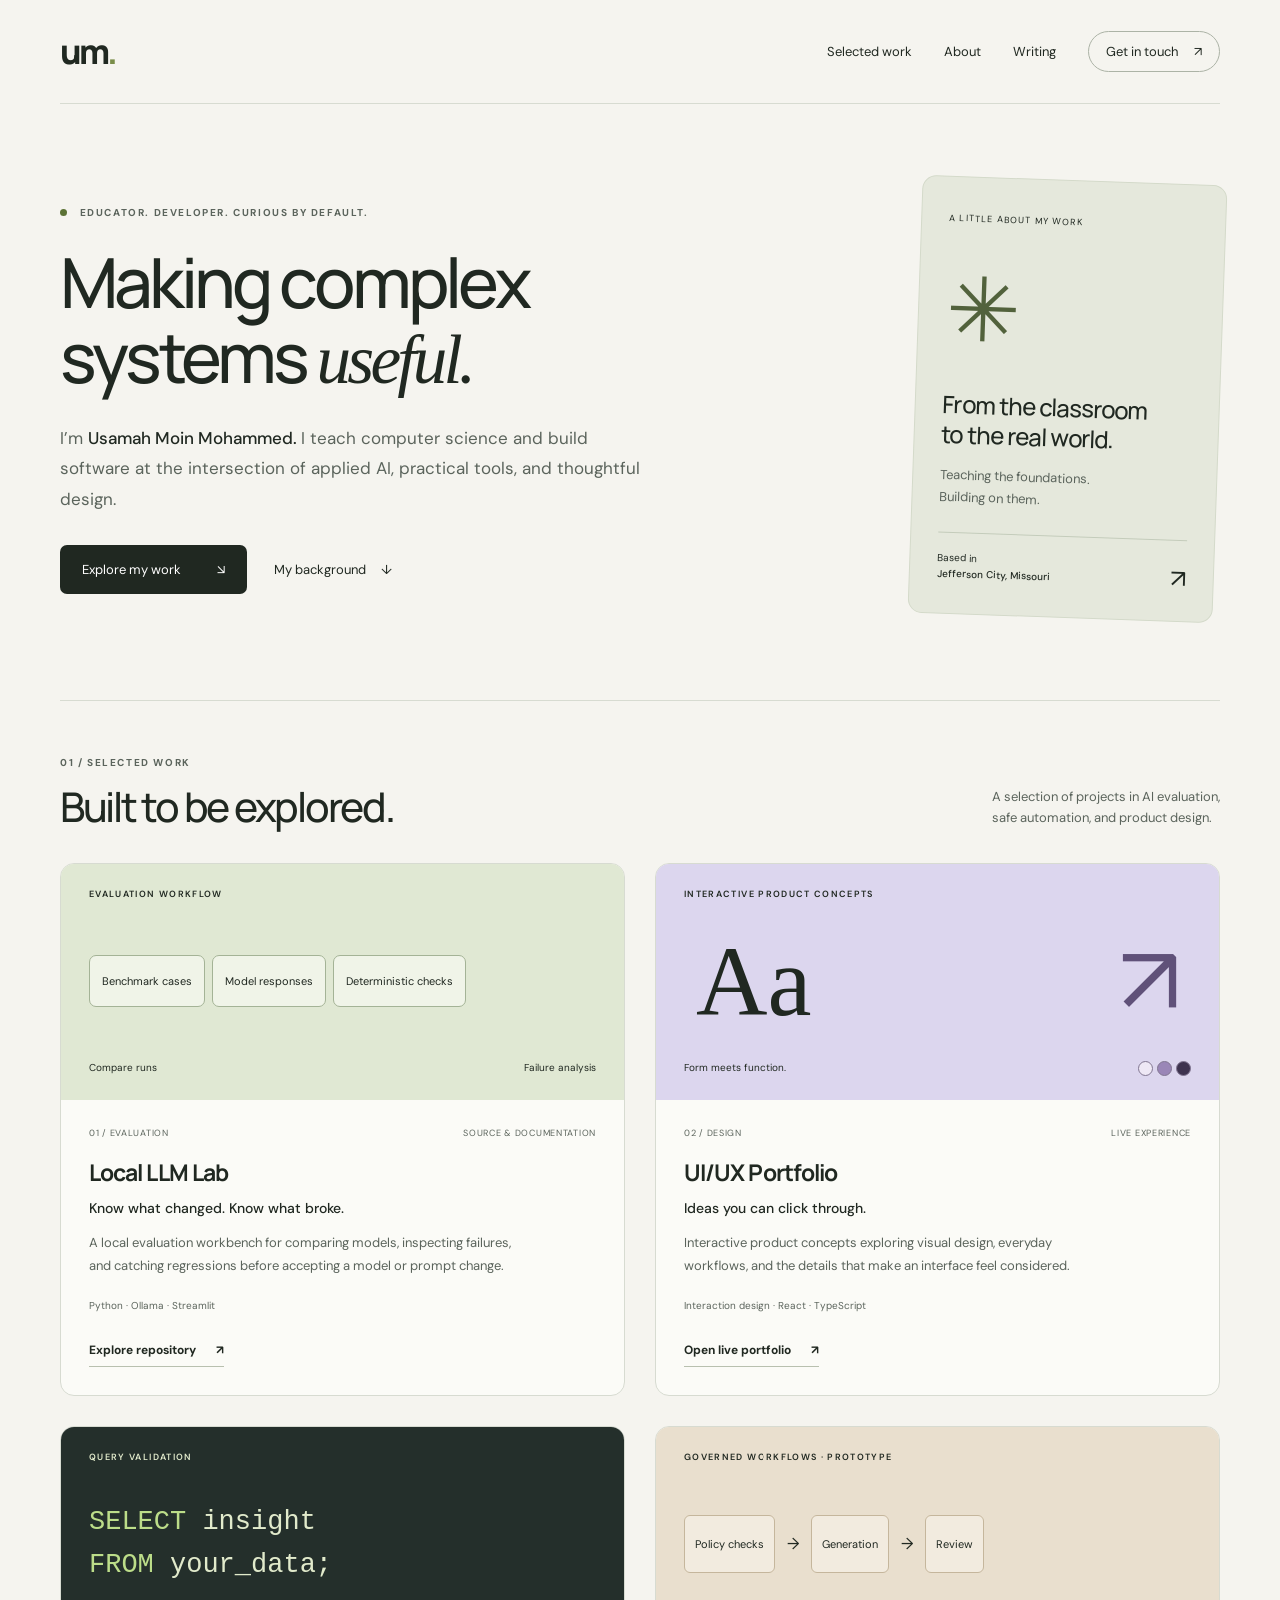
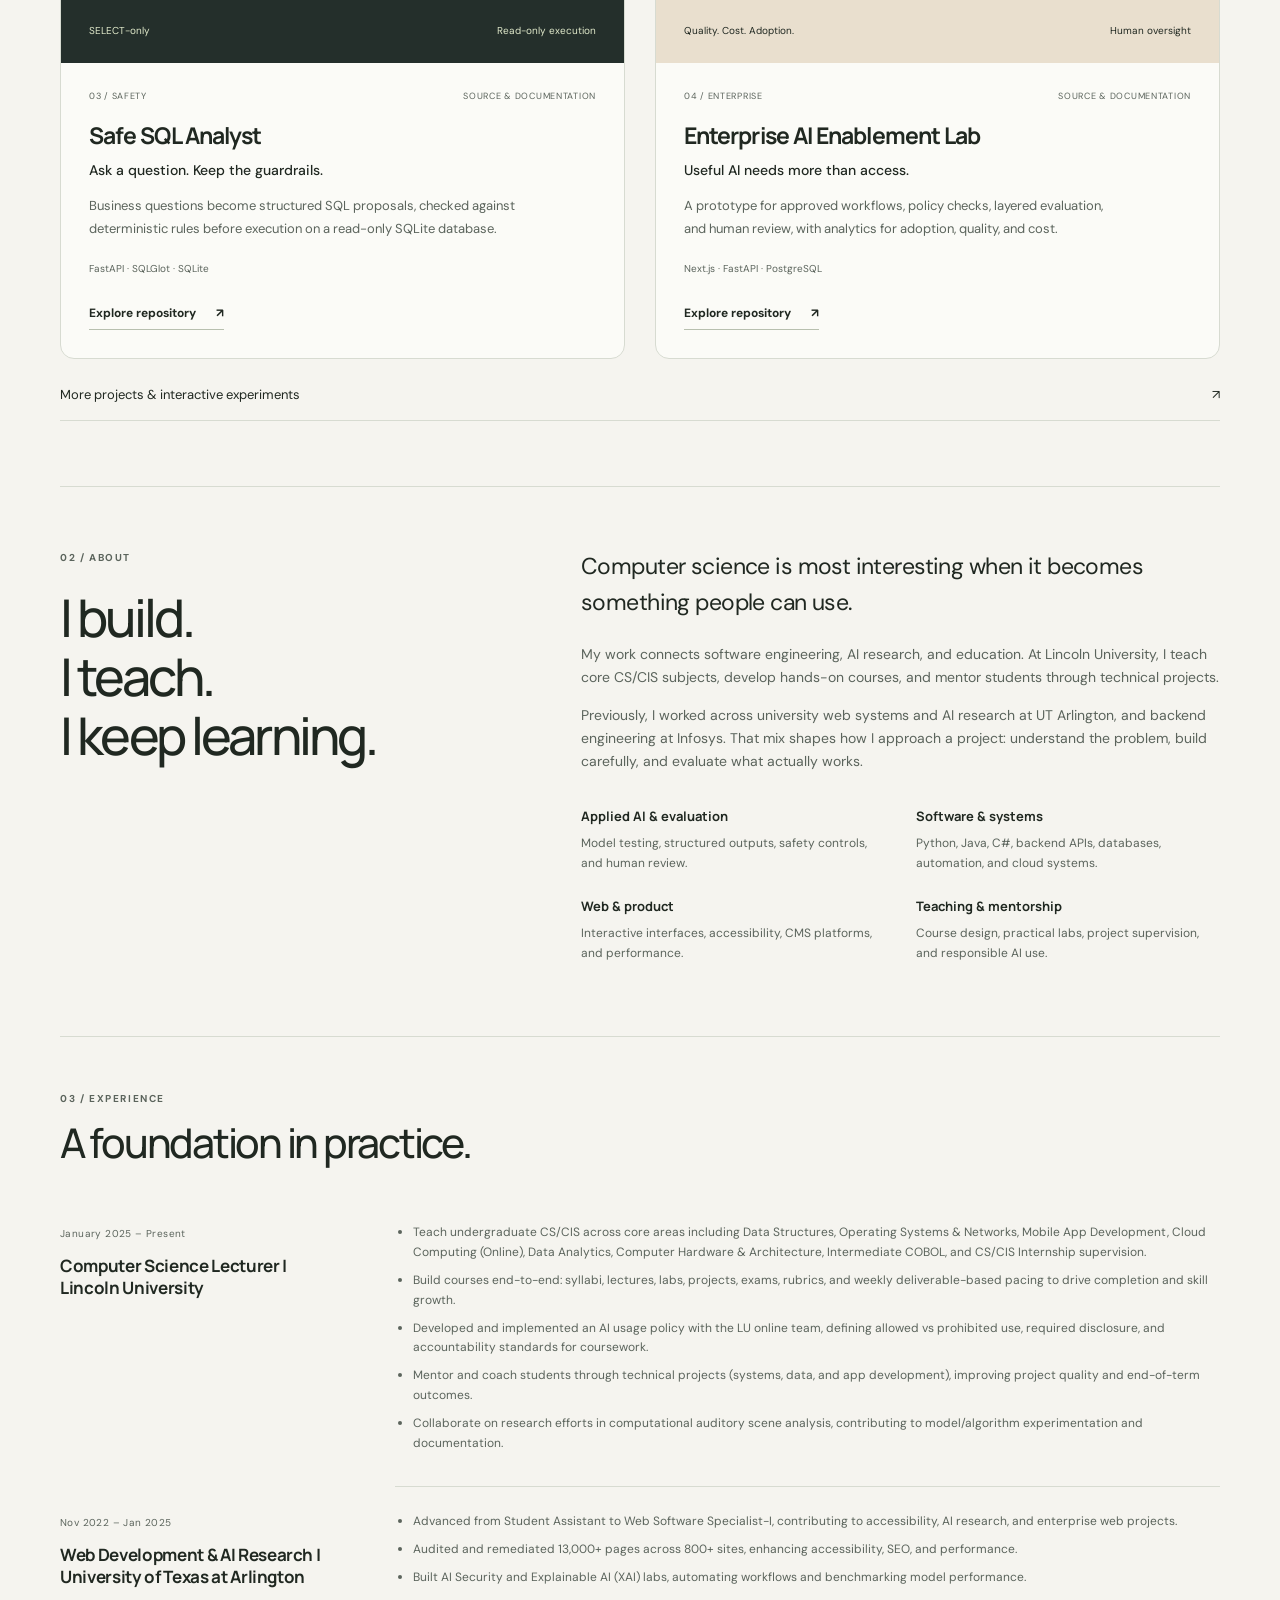
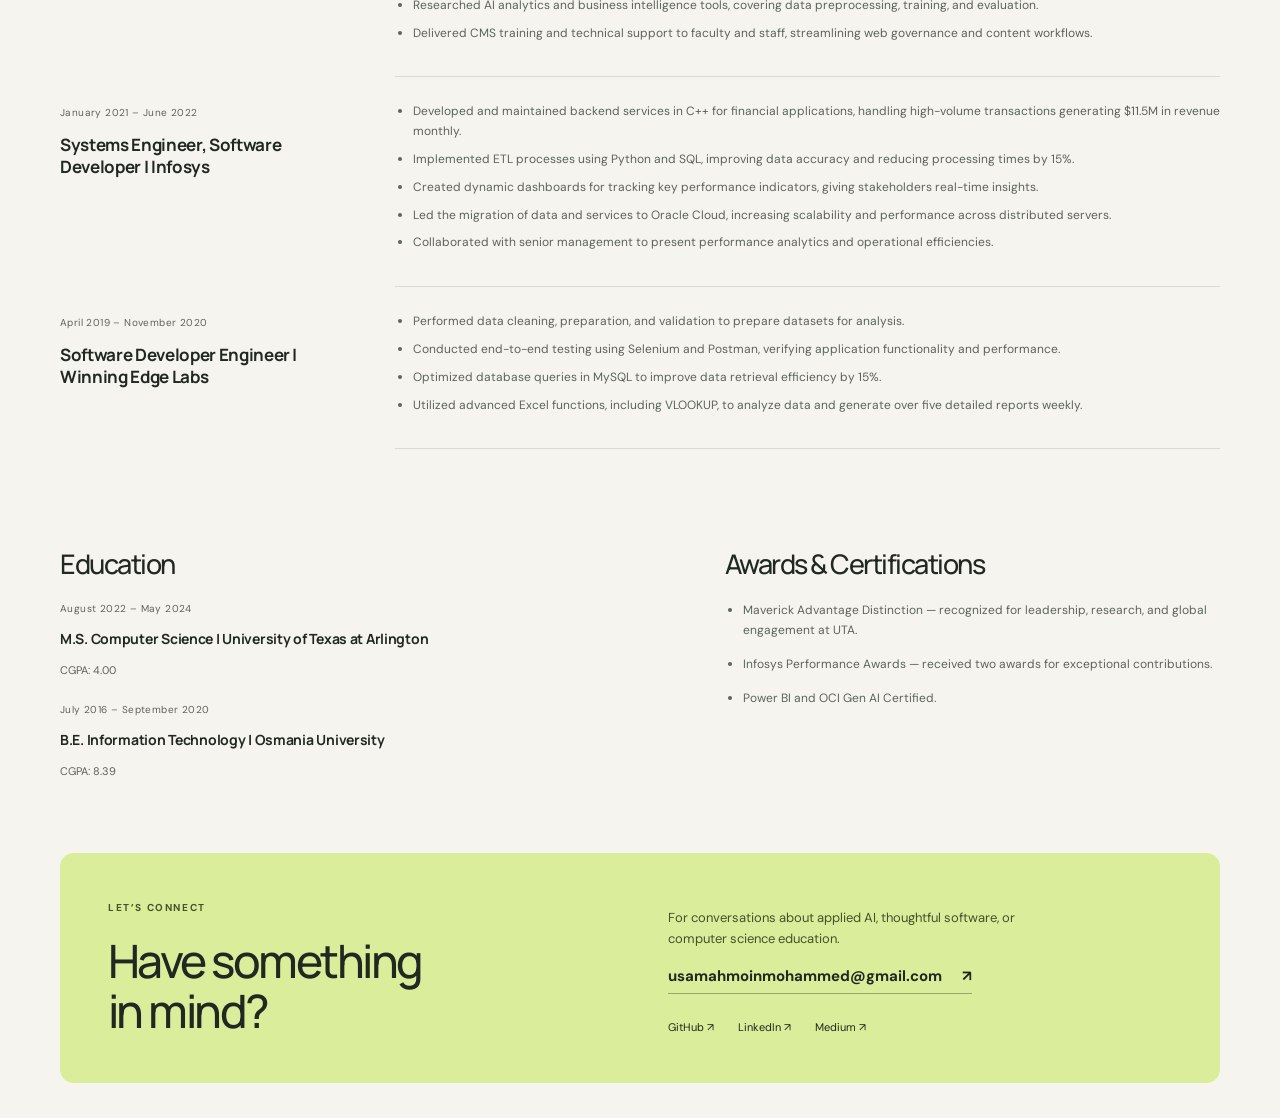
<file: index.html>
<!DOCTYPE html>
<html lang="en">
 <head>
  <meta charset="utf-8"/>
  <meta content="width=device-width,initial-scale=1" name="viewport"/>
  <meta content="#f5f4ef" name="theme-color"/>
  <title>
   Applied AI, Software &amp; Teaching | Usamah Moin Mohammed
  </title>
  <meta content="Usamah Moin Mohammed — computer science lecturer and software developer. Explore projects in AI evaluation, safe automation, and interactive product design." name="description"/>
  <link href="favicon.svg" rel="icon" type="image/svg+xml"/>
  <link href="https://fonts.googleapis.com" rel="preconnect"/>
  <link crossorigin="" href="https://fonts.gstatic.com" rel="preconnect"/>
  <link href="https://fonts.googleapis.com/css2?family=DM+Sans:wght@400;500;600;700&amp;family=Manrope:wght@400;500;600;700;800&amp;display=swap" rel="stylesheet"/>
  <link href="styles.css" rel="stylesheet"/>
 </head>
 <body>
  <a class="skip-link" href="#main">
   Skip to content
  </a>
  <header class="site-header wrap">
   <a aria-label="Usamah Moin Mohammed, home" class="wordmark" href="index.html">um<span>.</span></a>
   <nav aria-label="Main navigation">
    <a href="index.html#work">
     Selected work
    </a>
    <a href="index.html#about">
     About
    </a>
    <a href="articles.html">
     Writing
    </a>
    <a class="nav-contact" href="mailto:usamahmoinmohammed@gmail.com">
     Get in touch
     <span aria-hidden="true">
      ↗
     </span>
    </a>
   </nav>
  </header>
  <main class="wrap" id="main">
   <section aria-labelledby="hero-title" class="hero">
    <div class="hero-copy">
     <p class="eyebrow">
      <span class="status-dot">
      </span>
      EDUCATOR. DEVELOPER. CURIOUS BY DEFAULT.
     </p>
     <h1 id="hero-title">
      Making complex
      <br/>
      systems
      <em>
       useful.
      </em>
     </h1>
     <p class="intro">
      I’m
      <strong>
       Usamah Moin Mohammed.
      </strong>
      I teach computer science and build software at the intersection of applied AI, practical tools, and thoughtful design.
     </p>
     <div class="hero-actions">
      <a class="button" href="#work">
       Explore my work
       <span aria-hidden="true">
        ↘
       </span>
      </a>
      <a class="plain-link" href="#experience">
       My background
       <span aria-hidden="true">
        ↓
       </span>
      </a>
     </div>
    </div>
    <aside class="hero-note">
     <span class="note-index">
      A LITTLE ABOUT MY WORK
     </span>
     <div aria-hidden="true" class="note-symbol">
      ✳
     </div>
     <h2>
      From the classroom
      <br/>
      to the real world.
     </h2>
     <p>
      Teaching the foundations.
      <br/>
      Building on them.
     </p>
     <div class="note-bottom">
      <span>
       Based in
       <br/>
       <strong>
        Jefferson City, Missouri
       </strong>
      </span>
      <span aria-hidden="true">
       ↗
      </span>
     </div>
    </aside>
   </section>
   <section class="work-section" id="work">
    <div class="section-heading">
     <div>
      <p class="eyebrow">
       01 / SELECTED WORK
      </p>
      <h2>
       Built to be explored.
      </h2>
     </div>
     <p>
      A selection of projects in AI evaluation,
      <br/>
      safe automation, and product design.
     </p>
    </div>
    <div class="project-grid">
     <article class="project-card">
      <div class="lab-visual">
       <span class="visual-label">
        EVALUATION WORKFLOW
       </span>
       <div class="pipeline">
        <span>
         Benchmark cases
        </span>
        <span>
         Model responses
        </span>
        <span>
         Deterministic checks
        </span>
       </div>
       <div class="visual-bottom">
        <span>
         Compare runs
        </span>
        <span>
         Failure analysis
        </span>
       </div>
      </div>
      <div class="project-body">
       <div class="project-meta">
        <span>
         01 / evaluation
        </span>
        <span>
         Source &amp; documentation
        </span>
       </div>
       <h3>
        Local LLM Lab
       </h3>
       <p class="project-hook">
        Know what changed. Know what broke.
       </p>
       <p>
        A local evaluation workbench for comparing models, inspecting failures, and catching regressions before accepting a model or prompt change.
       </p>
       <p class="tech">
        Python · Ollama · Streamlit
       </p>
       <a class="text-link" href="https://github.com/UsamahMoin/Model-Evaluation">
        Explore repository
        <span aria-hidden="true">
         ↗
        </span>
        <span class="sr-only">
         : Local LLM Lab
        </span>
       </a>
      </div>
     </article>
     <article class="project-card">
      <div class="design-visual">
       <span class="visual-label">
        INTERACTIVE PRODUCT CONCEPTS
       </span>
       <div class="type-composition">
        <span class="type-serif">
         Aa
        </span>
        <span class="type-outline">
         ↗
        </span>
       </div>
       <div class="visual-bottom">
        <span>
         Form meets function.
        </span>
        <div class="swatches">
         <i>
         </i>
         <i>
         </i>
         <i>
         </i>
        </div>
       </div>
      </div>
      <div class="project-body">
       <div class="project-meta">
        <span>
         02 / design
        </span>
        <span>
         Live experience
        </span>
       </div>
       <h3>
        UI/UX Portfolio
       </h3>
       <p class="project-hook">
        Ideas you can click through.
       </p>
       <p>
        Interactive product concepts exploring visual design, everyday workflows, and the details that make an interface feel considered.
       </p>
       <p class="tech">
        Interaction design · React · TypeScript
       </p>
       <a class="text-link" href="https://usamahmoin.github.io/UI-UX/">
        Open live portfolio
        <span aria-hidden="true">
         ↗
        </span>
        <span class="sr-only">
         : UI/UX Portfolio
        </span>
       </a>
      </div>
     </article>
     <article class="project-card">
      <div class="sql-visual">
       <span class="visual-label">
        QUERY VALIDATION
       </span>
       <div class="query">
        <span>
         SELECT
        </span>
        insight
        <br/>
        <span>
         FROM
        </span>
        your_data;
       </div>
       <div class="visual-bottom">
        <span>
         SELECT-only
        </span>
        <span>
         Read-only execution
        </span>
       </div>
      </div>
      <div class="project-body">
       <div class="project-meta">
        <span>
         03 / safety
        </span>
        <span>
         Source &amp; documentation
        </span>
       </div>
       <h3>
        Safe SQL Analyst
       </h3>
       <p class="project-hook">
        Ask a question. Keep the guardrails.
       </p>
       <p>
        Business questions become structured SQL proposals, checked against deterministic rules before execution on a read-only SQLite database.
       </p>
       <p class="tech">
        FastAPI · SQLGlot · SQLite
       </p>
       <a class="text-link" href="https://github.com/UsamahMoin/Agent-FF">
        Explore repository
        <span aria-hidden="true">
         ↗
        </span>
        <span class="sr-only">
         : Safe SQL Analyst
        </span>
       </a>
      </div>
     </article>
     <article class="project-card">
      <div class="enterprise-visual">
       <span class="visual-label">
        GOVERNED WORKFLOWS · PROTOTYPE
       </span>
       <div class="workflow">
        <span>
         Policy checks
        </span>
        <b>
         →
        </b>
        <span>
         Generation
        </span>
        <b>
         →
        </b>
        <span>
         Review
        </span>
       </div>
       <div class="visual-bottom">
        <span>
         Quality. Cost. Adoption.
        </span>
        <span>
         Human oversight
        </span>
       </div>
      </div>
      <div class="project-body">
       <div class="project-meta">
        <span>
         04 / enterprise
        </span>
        <span>
         Source &amp; documentation
        </span>
       </div>
       <h3>
        Enterprise AI Enablement Lab
       </h3>
       <p class="project-hook">
        Useful AI needs more than access.
       </p>
       <p>
        A prototype for approved workflows, policy checks, layered evaluation, and human review, with analytics for adoption, quality, and cost.
       </p>
       <p class="tech">
        Next.js · FastAPI · PostgreSQL
       </p>
       <a class="text-link" href="https://github.com/UsamahMoin/Enterprise-AI-Enablement-Evaluation-Platform">
        Explore repository
        <span aria-hidden="true">
         ↗
        </span>
        <span class="sr-only">
         : Enterprise AI Enablement Lab
        </span>
       </a>
      </div>
     </article>
    </div>
    <a class="all-projects" href="projects.html">
     More projects &amp; interactive experiments
     <span aria-hidden="true">
      ↗
     </span>
    </a>
   </section>
   <section class="about-section" id="about">
    <div>
     <p class="eyebrow">
      02 / ABOUT
     </p>
     <h2>
      I build.
      <br/>
      I teach.
      <br/>
      I keep learning.
     </h2>
    </div>
    <div class="about-copy">
     <p class="lead">
      Computer science is most interesting when it becomes something people can use.
     </p>
     <p>
      My work connects software engineering, AI research, and education. At Lincoln University, I teach core CS/CIS subjects, develop hands-on courses, and mentor students through technical projects.
     </p>
     <p>
      Previously, I worked across university web systems and AI research at UT Arlington, and backend engineering at Infosys. That mix shapes how I approach a project: understand the problem, build carefully, and evaluate what actually works.
     </p>
     <div class="capabilities">
      <div>
       <h3>
        Applied AI &amp; evaluation
       </h3>
       <p>
        Model testing, structured outputs, safety controls, and human review.
       </p>
      </div>
      <div>
       <h3>
        Software &amp; systems
       </h3>
       <p>
        Python, Java, C#, backend APIs, databases, automation, and cloud systems.
       </p>
      </div>
      <div>
       <h3>
        Web &amp; product
       </h3>
       <p>
        Interactive interfaces, accessibility, CMS platforms, and performance.
       </p>
      </div>
      <div>
       <h3>
        Teaching &amp; mentorship
       </h3>
       <p>
        Course design, practical labs, project supervision, and responsible AI use.
       </p>
      </div>
     </div>
    </div>
   </section>
   <section class="experience-section" id="experience">
    <div class="section-heading">
     <div>
      <p class="eyebrow">
       03 / EXPERIENCE
      </p>
      <h2>
       A foundation in practice.
      </h2>
     </div>
    </div>
    <div class="experience-list">
     <div class="role">
      <span class="pill">
       January 2025 – Present
      </span>
      <h3>
       Computer Science Lecturer | Lincoln University
      </h3>
     </div>
     <ul>
      <li>
       Teach undergraduate CS/CIS across core areas including Data Structures, Operating Systems &amp; Networks, Mobile App Development, Cloud Computing (Online), Data Analytics, Computer Hardware &amp; Architecture, Intermediate COBOL, and CS/CIS Internship supervision.
      </li>
      <li>
       Build courses end-to-end: syllabi, lectures, labs, projects, exams, rubrics, and weekly deliverable-based pacing to drive completion and skill growth.
      </li>
      <li>
       Developed and implemented an AI usage policy with the LU online team, defining allowed vs prohibited use, required disclosure, and accountability standards for coursework.
      </li>
      <li>
       Mentor and coach students through technical projects (systems, data, and app development), improving project quality and end-of-term outcomes.
      </li>
      <li>
       Collaborate on research efforts in computational auditory scene analysis, contributing to model/algorithm experimentation and documentation.
      </li>
     </ul>
     <div class="role">
      <span class="pill">
       Nov 2022 – Jan 2025
      </span>
      <h3>
       Web Development &amp; AI Research | University of Texas at Arlington
      </h3>
     </div>
     <ul>
      <li>
       Advanced from Student Assistant to Web Software Specialist-I, contributing to accessibility, AI research, and enterprise web projects.
      </li>
      <li>
       Audited and remediated 13,000+ pages across 800+ sites, enhancing accessibility, SEO, and performance.
      </li>
      <li>
       Built AI Security and Explainable AI (XAI) labs, automating workflows and benchmarking model performance.
      </li>
      <li>
       Researched AI analytics and business intelligence tools, covering data preprocessing, training, and evaluation.
      </li>
      <li>
       Delivered CMS training and technical support to faculty and staff, streamlining web governance and content workflows.
      </li>
     </ul>
     <div class="role">
      <span class="pill">
       January 2021 – June 2022
      </span>
      <h3>
       Systems Engineer, Software Developer | Infosys
      </h3>
     </div>
     <ul>
      <li>
       Developed and maintained backend services in C++ for financial applications, handling high-volume transactions generating $11.5M in revenue monthly.
      </li>
      <li>
       Implemented ETL processes using Python and SQL, improving data accuracy and reducing processing times by 15%.
      </li>
      <li>
       Created dynamic dashboards for tracking key performance indicators, giving stakeholders real-time insights.
      </li>
      <li>
       Led the migration of data and services to Oracle Cloud, increasing scalability and performance across distributed servers.
      </li>
      <li>
       Collaborated with senior management to present performance analytics and operational efficiencies.
      </li>
     </ul>
     <div class="role">
      <span class="pill">
       April 2019 – November 2020
      </span>
      <h3>
       Software Developer Engineer | Winning Edge Labs
      </h3>
     </div>
     <ul>
      <li>
       Performed data cleaning, preparation, and validation to prepare datasets for analysis.
      </li>
      <li>
       Conducted end-to-end testing using Selenium and Postman, verifying application functionality and performance.
      </li>
      <li>
       Optimized database queries in MySQL to improve data retrieval efficiency by 15%.
      </li>
      <li>
       Utilized advanced Excel functions, including VLOOKUP, to analyze data and generate over five detailed reports weekly.
      </li>
     </ul>
    </div>
   </section>
   <section class="education-section">
    <div>
     <h2>
      Education
     </h2>
     <div class="role">
      <span class="pill">
       August 2022 – May 2024
      </span>
      <h3>
       M.S. Computer Science | University of Texas at Arlington
      </h3>
      <span>
       CGPA: 4.00
      </span>
     </div>
     <div class="role">
      <span class="pill">
       July 2016 – September 2020
      </span>
      <h3>
       B.E. Information Technology | Osmania University
      </h3>
      <span>
       CGPA: 8.39
      </span>
     </div>
    </div>
    <div>
     <h2>
      Awards &amp; Certifications
     </h2>
     <ul>
      <li>
       Maverick Advantage Distinction — recognized for leadership, research, and global engagement at UTA.
      </li>
      <li>
       Infosys Performance Awards — received two awards for exceptional contributions.
      </li>
      <li>
       Power BI and OCI Gen AI Certified.
      </li>
     </ul>
    </div>
   </section>
   <section class="contact-section" id="contact">
    <div>
     <p class="eyebrow">
      LET’S CONNECT
     </p>
     <h2>
      Have something
      <br/>
      in mind?
     </h2>
    </div>
    <div class="contact-copy">
     <p>
      For conversations about applied AI, thoughtful software, or computer science education.
     </p>
     <a class="text-link" href="mailto:usamahmoinmohammed@gmail.com">
      usamahmoinmohammed@gmail.com
      <span aria-hidden="true">
       ↗
      </span>
     </a>
     <div class="socials">
      <a href="https://github.com/UsamahMoin">
       GitHub ↗
      </a>
      <a href="https://www.linkedin.com/in/usamahmoinmohammed/">
       LinkedIn ↗
      </a>
      <a href="https://medium.com/@usamahmoin">
       Medium ↗
      </a>
     </div>
    </div>
   </section>
  </main>
 </body>
</html>
</file>
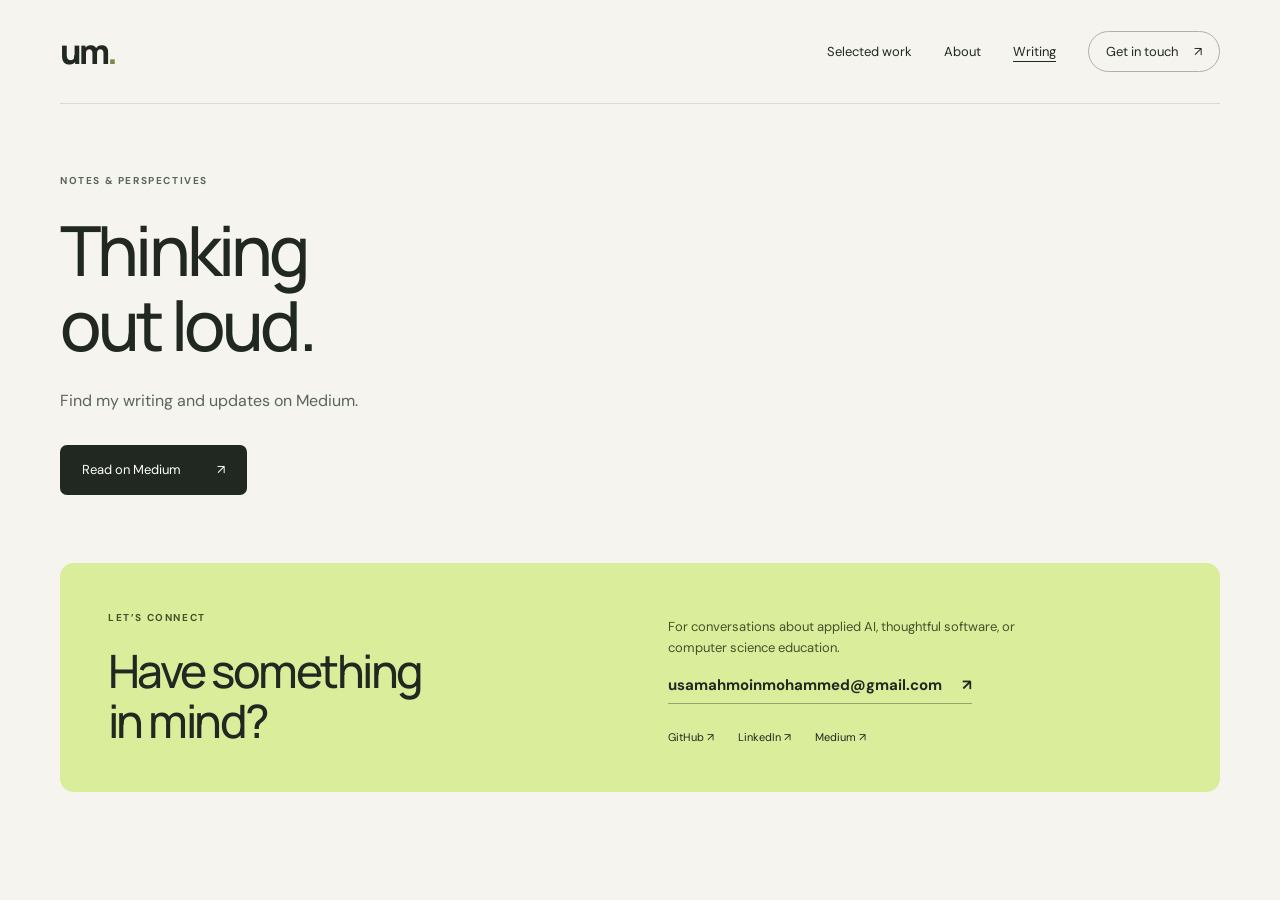
<file: articles.html>
<!DOCTYPE html>
<html lang="en">
 <head>
  <meta charset="utf-8"/>
  <meta content="width=device-width,initial-scale=1" name="viewport"/>
  <meta content="#f5f4ef" name="theme-color"/>
  <title>
   Writing | Usamah Moin Mohammed
  </title>
  <meta content="Writing by Usamah Moin Mohammed on Medium." name="description"/>
  <link href="favicon.svg" rel="icon" type="image/svg+xml"/>
  <link href="https://fonts.googleapis.com" rel="preconnect"/>
  <link crossorigin="" href="https://fonts.gstatic.com" rel="preconnect"/>
  <link href="https://fonts.googleapis.com/css2?family=DM+Sans:wght@400;500;600;700&amp;family=Manrope:wght@400;500;600;700;800&amp;display=swap" rel="stylesheet"/>
  <link href="styles.css" rel="stylesheet"/>
 </head>
 <body>
  <a class="skip-link" href="#main">
   Skip to content
  </a>
  <header class="site-header wrap">
   <a aria-label="Usamah Moin Mohammed, home" class="wordmark" href="index.html">um<span>.</span></a>
   <nav aria-label="Main navigation">
    <a href="index.html#work">
     Selected work
    </a>
    <a href="index.html#about">
     About
    </a>
    <a aria-current="page" href="articles.html">
     Writing
    </a>
    <a class="nav-contact" href="mailto:usamahmoinmohammed@gmail.com">
     Get in touch
     <span aria-hidden="true">
      ↗
     </span>
    </a>
   </nav>
  </header>
  <main class="wrap" id="main">
   <section class="page-intro">
    <p class="eyebrow">
     NOTES &amp; PERSPECTIVES
    </p>
    <h1>
     Thinking
     <br/>
     out loud.
    </h1>
    <p>
     Find my writing and updates on Medium.
    </p>
    <a class="button" href="https://medium.com/@usamahmoin">
     Read on Medium
     <span aria-hidden="true">
      ↗
     </span>
    </a>
   </section>
   <section class="contact-section" id="contact">
    <div>
     <p class="eyebrow">
      LET’S CONNECT
     </p>
     <h2>
      Have something
      <br/>
      in mind?
     </h2>
    </div>
    <div class="contact-copy">
     <p>
      For conversations about applied AI, thoughtful software, or computer science education.
     </p>
     <a class="text-link" href="mailto:usamahmoinmohammed@gmail.com">
      usamahmoinmohammed@gmail.com
      <span aria-hidden="true">
       ↗
      </span>
     </a>
     <div class="socials">
      <a href="https://github.com/UsamahMoin">
       GitHub ↗
      </a>
      <a href="https://www.linkedin.com/in/usamahmoinmohammed/">
       LinkedIn ↗
      </a>
      <a href="https://medium.com/@usamahmoin">
       Medium ↗
      </a>
     </div>
    </div>
   </section>
  </main>
 </body>
</html>
</file>
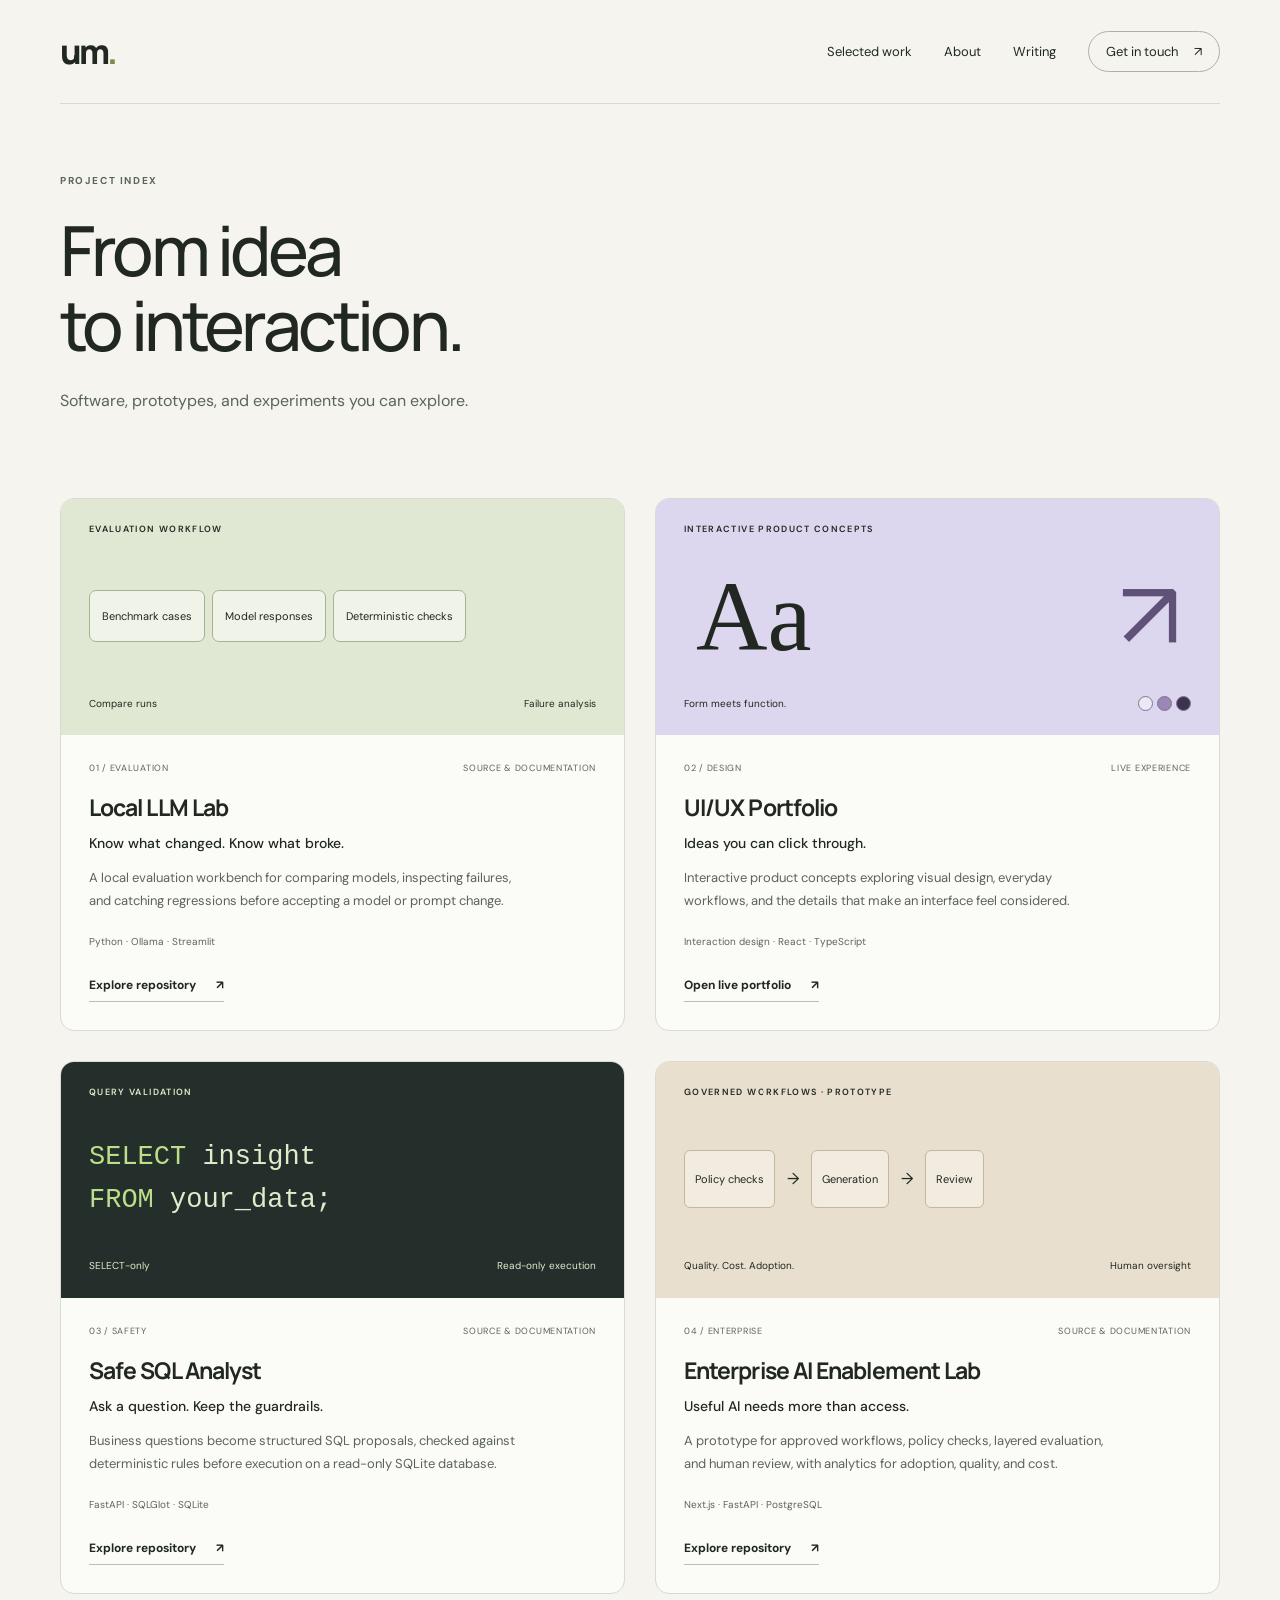
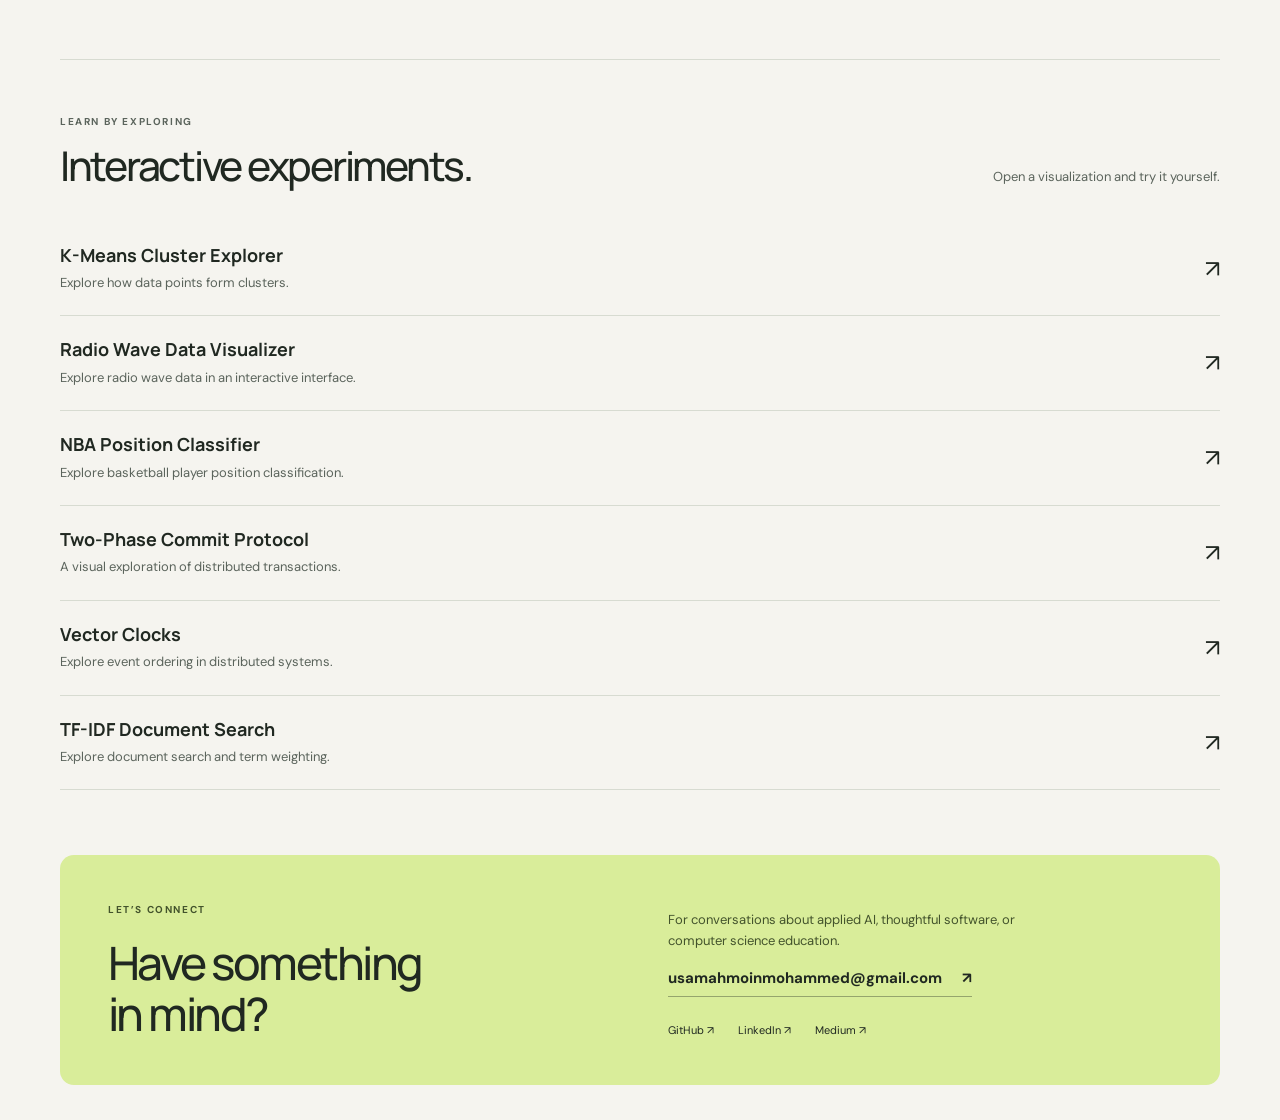
<file: projects.html>
<!DOCTYPE html>
<html lang="en">
 <head>
  <meta charset="utf-8"/>
  <meta content="width=device-width,initial-scale=1" name="viewport"/>
  <meta content="#f5f4ef" name="theme-color"/>
  <title>
   Projects | Usamah Moin Mohammed
  </title>
  <meta content="Projects in applied AI, evaluation, product design, and interactive computer science visualizations." name="description"/>
  <link href="favicon.svg" rel="icon" type="image/svg+xml"/>
  <link href="https://fonts.googleapis.com" rel="preconnect"/>
  <link crossorigin="" href="https://fonts.gstatic.com" rel="preconnect"/>
  <link href="https://fonts.googleapis.com/css2?family=DM+Sans:wght@400;500;600;700&amp;family=Manrope:wght@400;500;600;700;800&amp;display=swap" rel="stylesheet"/>
  <link href="styles.css" rel="stylesheet"/>
 </head>
 <body>
  <a class="skip-link" href="#main">
   Skip to content
  </a>
  <header class="site-header wrap">
   <a aria-label="Usamah Moin Mohammed, home" class="wordmark" href="index.html">um<span>.</span></a>
   <nav aria-label="Main navigation">
    <a href="index.html#work">
     Selected work
    </a>
    <a href="index.html#about">
     About
    </a>
    <a href="articles.html">
     Writing
    </a>
    <a class="nav-contact" href="mailto:usamahmoinmohammed@gmail.com">
     Get in touch
     <span aria-hidden="true">
      ↗
     </span>
    </a>
   </nav>
  </header>
  <main class="wrap" id="main">
   <section class="page-intro">
    <p class="eyebrow">
     PROJECT INDEX
    </p>
    <h1>
     From idea
     <br/>
     to interaction.
    </h1>
    <p>
     Software, prototypes, and experiments you can explore.
    </p>
   </section>
   <section aria-labelledby="featured-title">
    <h2 class="sr-only" id="featured-title">
     Featured projects
    </h2>
    <div class="project-grid">
     <article class="project-card">
      <div class="lab-visual">
       <span class="visual-label">
        EVALUATION WORKFLOW
       </span>
       <div class="pipeline">
        <span>
         Benchmark cases
        </span>
        <span>
         Model responses
        </span>
        <span>
         Deterministic checks
        </span>
       </div>
       <div class="visual-bottom">
        <span>
         Compare runs
        </span>
        <span>
         Failure analysis
        </span>
       </div>
      </div>
      <div class="project-body">
       <div class="project-meta">
        <span>
         01 / evaluation
        </span>
        <span>
         Source &amp; documentation
        </span>
       </div>
       <h3>
        Local LLM Lab
       </h3>
       <p class="project-hook">
        Know what changed. Know what broke.
       </p>
       <p>
        A local evaluation workbench for comparing models, inspecting failures, and catching regressions before accepting a model or prompt change.
       </p>
       <p class="tech">
        Python · Ollama · Streamlit
       </p>
       <a class="text-link" href="https://github.com/UsamahMoin/Model-Evaluation">
        Explore repository
        <span aria-hidden="true">
         ↗
        </span>
        <span class="sr-only">
         : Local LLM Lab
        </span>
       </a>
      </div>
     </article>
     <article class="project-card">
      <div class="design-visual">
       <span class="visual-label">
        INTERACTIVE PRODUCT CONCEPTS
       </span>
       <div class="type-composition">
        <span class="type-serif">
         Aa
        </span>
        <span class="type-outline">
         ↗
        </span>
       </div>
       <div class="visual-bottom">
        <span>
         Form meets function.
        </span>
        <div class="swatches">
         <i>
         </i>
         <i>
         </i>
         <i>
         </i>
        </div>
       </div>
      </div>
      <div class="project-body">
       <div class="project-meta">
        <span>
         02 / design
        </span>
        <span>
         Live experience
        </span>
       </div>
       <h3>
        UI/UX Portfolio
       </h3>
       <p class="project-hook">
        Ideas you can click through.
       </p>
       <p>
        Interactive product concepts exploring visual design, everyday workflows, and the details that make an interface feel considered.
       </p>
       <p class="tech">
        Interaction design · React · TypeScript
       </p>
       <a class="text-link" href="https://usamahmoin.github.io/UI-UX/">
        Open live portfolio
        <span aria-hidden="true">
         ↗
        </span>
        <span class="sr-only">
         : UI/UX Portfolio
        </span>
       </a>
      </div>
     </article>
     <article class="project-card">
      <div class="sql-visual">
       <span class="visual-label">
        QUERY VALIDATION
       </span>
       <div class="query">
        <span>
         SELECT
        </span>
        insight
        <br/>
        <span>
         FROM
        </span>
        your_data;
       </div>
       <div class="visual-bottom">
        <span>
         SELECT-only
        </span>
        <span>
         Read-only execution
        </span>
       </div>
      </div>
      <div class="project-body">
       <div class="project-meta">
        <span>
         03 / safety
        </span>
        <span>
         Source &amp; documentation
        </span>
       </div>
       <h3>
        Safe SQL Analyst
       </h3>
       <p class="project-hook">
        Ask a question. Keep the guardrails.
       </p>
       <p>
        Business questions become structured SQL proposals, checked against deterministic rules before execution on a read-only SQLite database.
       </p>
       <p class="tech">
        FastAPI · SQLGlot · SQLite
       </p>
       <a class="text-link" href="https://github.com/UsamahMoin/Agent-FF">
        Explore repository
        <span aria-hidden="true">
         ↗
        </span>
        <span class="sr-only">
         : Safe SQL Analyst
        </span>
       </a>
      </div>
     </article>
     <article class="project-card">
      <div class="enterprise-visual">
       <span class="visual-label">
        GOVERNED WORKFLOWS · PROTOTYPE
       </span>
       <div class="workflow">
        <span>
         Policy checks
        </span>
        <b>
         →
        </b>
        <span>
         Generation
        </span>
        <b>
         →
        </b>
        <span>
         Review
        </span>
       </div>
       <div class="visual-bottom">
        <span>
         Quality. Cost. Adoption.
        </span>
        <span>
         Human oversight
        </span>
       </div>
      </div>
      <div class="project-body">
       <div class="project-meta">
        <span>
         04 / enterprise
        </span>
        <span>
         Source &amp; documentation
        </span>
       </div>
       <h3>
        Enterprise AI Enablement Lab
       </h3>
       <p class="project-hook">
        Useful AI needs more than access.
       </p>
       <p>
        A prototype for approved workflows, policy checks, layered evaluation, and human review, with analytics for adoption, quality, and cost.
       </p>
       <p class="tech">
        Next.js · FastAPI · PostgreSQL
       </p>
       <a class="text-link" href="https://github.com/UsamahMoin/Enterprise-AI-Enablement-Evaluation-Platform">
        Explore repository
        <span aria-hidden="true">
         ↗
        </span>
        <span class="sr-only">
         : Enterprise AI Enablement Lab
        </span>
       </a>
      </div>
     </article>
    </div>
   </section>
   <section class="experiments">
    <div class="section-heading">
     <div>
      <p class="eyebrow">
       LEARN BY EXPLORING
      </p>
      <h2>
       Interactive experiments.
      </h2>
     </div>
     <p>
      Open a visualization and try it yourself.
     </p>
    </div>
    <a class="experiment" href="https://usamahmoin.github.io/K-Means-Cluster-Explorer/">
     <div>
      <h3>
       K-Means Cluster Explorer
      </h3>
      <p>
       Explore how data points form clusters.
      </p>
     </div>
     <span aria-hidden="true">
      ↗
     </span>
    </a>
    <a class="experiment" href="https://usamahmoin.github.io/Radio-Wave-Data-Visualizer/">
     <div>
      <h3>
       Radio Wave Data Visualizer
      </h3>
      <p>
       Explore radio wave data in an interactive interface.
      </p>
     </div>
     <span aria-hidden="true">
      ↗
     </span>
    </a>
    <a class="experiment" href="https://usamahmoin.github.io/NBA-Position-Classifier/">
     <div>
      <h3>
       NBA Position Classifier
      </h3>
      <p>
       Explore basketball player position classification.
      </p>
     </div>
     <span aria-hidden="true">
      ↗
     </span>
    </a>
    <a class="experiment" href="https://usamahmoin.github.io/Two-Phase-Commit-Protocol/">
     <div>
      <h3>
       Two-Phase Commit Protocol
      </h3>
      <p>
       A visual exploration of distributed transactions.
      </p>
     </div>
     <span aria-hidden="true">
      ↗
     </span>
    </a>
    <a class="experiment" href="https://usamahmoin.github.io/Vector-Clocks/">
     <div>
      <h3>
       Vector Clocks
      </h3>
      <p>
       Explore event ordering in distributed systems.
      </p>
     </div>
     <span aria-hidden="true">
      ↗
     </span>
    </a>
    <a class="experiment" href="https://usamahmoin.github.io/TF-IDF-Document-Search-Visualizer/">
     <div>
      <h3>
       TF-IDF Document Search
      </h3>
      <p>
       Explore document search and term weighting.
      </p>
     </div>
     <span aria-hidden="true">
      ↗
     </span>
    </a>
   </section>
   <section class="contact-section" id="contact">
    <div>
     <p class="eyebrow">
      LET’S CONNECT
     </p>
     <h2>
      Have something
      <br/>
      in mind?
     </h2>
    </div>
    <div class="contact-copy">
     <p>
      For conversations about applied AI, thoughtful software, or computer science education.
     </p>
     <a class="text-link" href="mailto:usamahmoinmohammed@gmail.com">
      usamahmoinmohammed@gmail.com
      <span aria-hidden="true">
       ↗
      </span>
     </a>
     <div class="socials">
      <a href="https://github.com/UsamahMoin">
       GitHub ↗
      </a>
      <a href="https://www.linkedin.com/in/usamahmoinmohammed/">
       LinkedIn ↗
      </a>
      <a href="https://medium.com/@usamahmoin">
       Medium ↗
      </a>
     </div>
    </div>
   </section>
  </main>
 </body>
</html>
</file>
<file: styles.css>
:root {
  --paper:#f5f4ef;
  --ink:#202821;
  --muted:#5b645c;
  --line:#d7dbd1;
  --green:#d9ed9a;
  --radius:14px
}
* {
  box-sizing:border-box
}
html {
  scroll-behavior:smooth;
  scroll-padding-top:28px
}
body {
  margin:0;
  background:var(--paper);
  color:var(--ink);
  font-family:'DM Sans',sans-serif;
  font-size:16px;
  line-height:1.65
}
a {
  color:inherit;
  text-underline-offset:5px
}
a:hover {
  color:#526929
}
a:focus-visible {
  outline:3px solid #637a32;
  outline-offset:6px
}
h1,h2,h3,p {
  margin-top:0
}
h1,h2,h3 {
  font-family:'Manrope',sans-serif
}
h1,h2 {
  font-weight:500;
  letter-spacing:-.055em;
  line-height:1.09
}
h1 {
  font-size:clamp(44px,5.4vw,76px)
}
h2 {
  font-size:clamp(32px,3.2vw,44px)
}
h3 {
  line-height:1.3
}
p {
  color:var(--muted)
}
.wrap {
  width:min(1160px,calc(100% - 80px));
  margin-inline:auto
}
.site-header {
  display:flex;
  align-items:center;
  justify-content:space-between;
  min-height:104px;
  border-bottom:1px solid var(--line);
  gap:24px
}
.wordmark {
  font-family:'Manrope',sans-serif;
  font-size:34px;
  font-weight:800;
  letter-spacing:-3px;
  text-decoration:none
}
.wordmark span {
  color:#798d49
}
nav {
  display:flex;
  gap:32px;
  align-items:center;
  font-size:13px
}
nav a {
  text-decoration:none
}
nav a[aria-current=page] {
  text-decoration:underline
}
.nav-contact {
  border:1px solid #acb3a6;
  border-radius:30px;
  padding:9px 17px
}
.nav-contact span {
  margin-left:16px
}
.hero {
  padding:76px 0 82px;
  display:grid;
  grid-template-columns:1fr 305px;
  gap:68px;
  align-items:center
}
.eyebrow {
  font-size:10px;
  font-weight:700;
  letter-spacing:.16em;
  line-height:1.7;
  color:var(--muted);
  margin-bottom:23px
}
.status-dot {
  width:7px;
  height:7px;
  border-radius:50%;
  display:inline-block;
  background:#5b7235;
  margin-right:9px
}
.hero h1 {
  margin-bottom:25px
}
.hero h1 em {
  font-family:Georgia,serif;
  font-weight:400
}
.intro {
  max-width:590px;
  font-size:17px;
  line-height:1.8
}
.intro strong {
  color:var(--ink);
  font-weight:500
}
.hero-actions {
  display:flex;
  align-items:center;
  gap:27px;
  margin-top:30px
}
.button {
  display:inline-flex;
  gap:36px;
  align-items:center;
  background:var(--ink);
  color:white;
  text-decoration:none;
  padding:14px 22px;
  border-radius:7px;
  font-size:13px
}
.button:hover {
  color:white;
  background:#3b4a36
}
.plain-link {
  font-size:13px;
  text-decoration:none
}
.plain-link span {
  margin-left:12px
}
.hero-note {
  background:#e5e8dc;
  border:1px solid #d4daca;
  border-radius:var(--radius);
  padding:26px 27px 22px;
  transform:rotate(2deg)
}
.note-index {
  font-size:9px;
  letter-spacing:.13em
}
.note-symbol {
  font-size:89px;
  line-height:1.3;
  margin:24px 0 20px;
  color:#52623c
}
.hero-note h2 {
  font-size:24px;
  letter-spacing:-.04em;
  line-height:1.25;
  margin-bottom:15px
}
.hero-note p {
  font-size:13px
}
.note-bottom {
  display:flex;
  justify-content:space-between;
  border-top:1px solid #c4ccbb;
  padding-top:17px;
  margin-top:25px;
  font-size:10px
}
.note-bottom strong {
  font-weight:500
}
.note-bottom>span:last-child {
  font-size:25px
}
.work-section,.experience-section,.experiments {
  padding:53px 0 65px;
  border-top:1px solid var(--line)
}
.section-heading {
  display:flex;
  align-items:flex-end;
  justify-content:space-between;
  gap:30px;
  margin-bottom:34px
}
.section-heading .eyebrow {
  margin-bottom:13px
}
.section-heading h2 {
  margin:0
}
.section-heading>p {
  font-size:13px;
  margin:0
}
.project-grid {
  display:grid;
  grid-template-columns:1fr 1fr;
  gap:30px
}
.project-card {
  border:1px solid var(--line);
  border-radius:var(--radius);
  overflow:hidden;
  background:#fbfbf7
}
.project-card>div:first-child {
  height:236px;
  padding:23px 28px;
  display:flex;
  flex-direction:column;
  justify-content:space-between
}
.visual-label {
  font-size:9px;
  letter-spacing:.15em;
  font-weight:600
}
.visual-bottom {
  display:flex;
  align-items:center;
  justify-content:space-between;
  font-size:10px;
  gap:12px
}
.lab-visual {
  background:#e0e8d3
}
.pipeline {
  display:flex;
  gap:7px;
  flex-wrap:wrap
}
.pipeline span {
  padding:16px 12px;
  border:1px solid #a4b396;
  border-radius:7px;
  background:#f0f4e8;
  font-size:11px
}
.design-visual {
  background:#dcd6ee
}
.type-composition {
  display:flex;
  align-items:center;
  justify-content:space-between;
  padding:0 12px
}
.type-serif {
  font-family:Georgia,serif;
  font-size:99px;
  line-height:1
}
.type-outline {
  font-size:97px;
  line-height:1;
  font-weight:400;
  color:#605179
}
.swatches {
  display:flex;
  gap:4px
}
.swatches i {
  width:15px;
  height:15px;
  border:1px solid #817691;
  border-radius:50%;
  background:#eee8f5
}
.swatches i:nth-child(2) {
  background:#9a86b7
}
.swatches i:nth-child(3) {
  background:#3e334f
}
.sql-visual {
  background:#242f2b;
  color:#e1eacb
}
.query {
  font-family:monospace;
  font-size:27px;
  line-height:1.6
}
.query span {
  color:#bcdd89
}
.enterprise-visual {
  background:#e9dfce
}
.workflow {
  display:flex;
  align-items:center;
  gap:12px
}
.workflow span {
  font-size:11px;
  border:1px solid #c5b69c;
  border-radius:6px;
  padding:19px 10px;
  background:#f2ebdf
}
.workflow b {
  font-weight:400
}
.project-body {
  padding:26px 28px 28px
}
.project-meta {
  display:flex;
  justify-content:space-between;
  gap:12px;
  color:var(--muted);
  font-size:9px;
  text-transform:uppercase;
  letter-spacing:.08em;
  margin-bottom:17px
}
.project-body h3 {
  font-size:23px;
  letter-spacing:-.04em;
  margin-bottom:9px
}
.project-hook {
  font-size:14px;
  font-weight:500;
  color:var(--ink);
  margin-bottom:11px
}
.project-body>p:not(.project-hook):not(.tech) {
  font-size:13px;
  line-height:1.8;
  max-width:430px
}
.project-body .tech {
  font-size:10px;
  margin:21px 0
}
.text-link {
  font-size:12px;
  font-weight:700;
  text-decoration:none;
  border-bottom:1px solid #b8c0af;
  padding-bottom:5px;
  display:inline-flex;
  gap:20px;
  align-items:center
}
.all-projects {
  display:flex;
  align-items:center;
  justify-content:space-between;
  border-bottom:1px solid var(--line);
  padding:25px 0 15px;
  font-size:13px;
  text-decoration:none
}
.about-section {
  display:grid;
  grid-template-columns:1fr 1.5fr;
  gap:95px;
  padding:62px 0 72px;
  border-top:1px solid var(--line)
}
.about-section h2 {
  font-size:52px;
  line-height:1.13
}
.about-copy .lead {
  font-size:23px;
  color:var(--ink);
  line-height:1.55;
  letter-spacing:-.025em
}
.about-copy>p {
  font-size:14px
}
.capabilities {
  display:grid;
  grid-template-columns:1fr 1fr;
  gap:25px 30px;
  margin-top:35px
}
.capabilities h3 {
  font-size:13px;
  margin-bottom:9px
}
.capabilities p {
  font-size:12px;
  margin:0
}
.experience-list {
  display:grid;
  grid-template-columns:285px 1fr;
  column-gap:50px
}
.role {
  margin-top:28px
}
.role h3 {
  font-size:17px;
  letter-spacing:-.02em;
  margin-bottom:8px
}
.role span {
  font-size:11px;
  color:var(--muted)
}
.pill {
  display:block;
  font-size:10px!important;
  letter-spacing:.04em;
  margin-bottom:12px
}
.experience-list ul {
  margin:25px 0 0;
  padding:0 0 25px 18px;
  border-bottom:1px solid var(--line);
  font-size:12px;
  color:var(--muted)
}
.experience-list li {
  margin-bottom:8px
}
.education-section {
  display:grid;
  grid-template-columns:1.2fr 1fr;
  gap:70px;
  padding:35px 0 70px
}
.education-section h2 {
  font-size:27px
}
.education-section .role {
  margin:20px 0 0
}
.education-section h3 {
  font-size:14px
}
.education-section ul {
  padding-left:18px;
  color:var(--muted);
  font-size:12px
}
.education-section li {
  margin-bottom:14px
}
.contact-section {
  margin:0 0 35px;
  padding:46px 48px;
  background:var(--green);
  border-radius:var(--radius);
  display:grid;
  grid-template-columns:1fr 1fr;
  gap:55px
}
.contact-section h2 {
  font-size:46px;
  margin-bottom:0
}
.contact-section .eyebrow {
  margin-bottom:20px;
  color:#43532c
}
.contact-copy {
  align-self:end
}
.contact-copy p {
  font-size:13px;
  color:#43532c;
  max-width:350px
}
.contact-copy .text-link {
  font-size:15px;
  border-color:#95a56d;
  overflow-wrap:anywhere
}
.socials {
  display:flex;
  gap:24px;
  margin-top:24px;
  font-size:11px
}
.socials a {
  text-decoration:none
}
.page-intro {
  padding:68px 0
}
.page-intro h1 {
  margin-bottom:25px
}
.page-intro .button {
  margin-top:15px
}
.experiments {
  margin-top:65px
}
.experiment {
  display:flex;
  justify-content:space-between;
  align-items:center;
  padding:22px 0;
  border-bottom:1px solid var(--line);
  text-decoration:none;
  gap:25px
}
.experiment h3 {
  font-size:18px;
  margin:0 0 5px
}
.experiment p {
  font-size:13px;
  margin:0
}
.experiment>span {
  font-size:24px
}
.sr-only {
  position:absolute;
  width:1px;
  height:1px;
  padding:0;
  margin:-1px;
  overflow:hidden;
  clip:rect(0,0,0,0);
  white-space:nowrap;
  border:0
}
.skip-link {
  position:fixed;
  left:15px;
  top:-80px;
  background:var(--ink);
  color:white;
  padding:10px 18px;
  z-index:10
}
.skip-link:focus {
  top:10px
}
@media(min-width:1500px) {
  .hero {
  padding-top:88px;
  padding-bottom:95px
}

}
@media(max-width:1000px) {
  .wrap {
  width:calc(100% - 48px)
}
.hero {
  gap:30px;
  grid-template-columns:1fr 260px
}
.hero-note {
  padding:23px
}
.hero h1 {
  font-size:55px
}
.pipeline {
  gap:4px
}
.pipeline span {
  padding:12px 7px;
  font-size:10px
}
.workflow {
  gap:7px
}
.workflow span {
  padding:16px 7px;
  font-size:10px
}
.about-section {
  gap:45px
}
.experience-list {
  grid-template-columns:240px 1fr;
  gap:25px
}
.project-body {
  padding:23px
}
.contact-section {
  gap:30px
}

}
@media(max-width:720px) {
  .wrap {
  width:calc(100% - 36px)
}
.site-header {
  min-height:87px;
  gap:15px
}
nav {
  gap:17px;
  font-size:11px
}
.nav-contact {
  padding:0;
  border:0
}
.nav-contact span {
  display:none
}
.wordmark {
  font-size:30px
}
.hero {
  padding:48px 0;
  grid-template-columns:1fr;
  gap:35px
}
.hero h1 {
  font-size:clamp(43px,9vw,64px)
}
.eyebrow {
  font-size:9px
}
.intro {
  font-size:15px
}
.hero-note {
  transform:none;
  display:grid;
  grid-template-columns:1fr 1fr;
  column-gap:20px;
  padding:23px
}
.note-index {
  grid-column:1/-1
}
.note-symbol {
  grid-column:2;
  grid-row:2/4;
  font-size:95px;
  text-align:right;
  margin:0;
  align-self:center
}
.hero-note h2 {
  grid-column:1;
  grid-row:2;
  font-size:21px;
  margin-top:22px
}
.hero-note p {
  grid-column:1;
  font-size:12px
}
.note-bottom {
  grid-column:1/-1;
  margin-top:5px
}
.section-heading {
  align-items:start;
  flex-direction:column;
  gap:17px
}
.section-heading>p br {
  display:none
}
.project-grid {
  grid-template-columns:1fr;
  gap:24px
}
.project-card>div:first-child {
  height:218px
}
.pipeline {
  gap:7px
}
.pipeline span {
  font-size:11px;
  padding:14px 10px
}
.workflow span {
  font-size:11px;
  padding:17px 10px
}
.project-meta {
  font-size:8px
}
.project-body h3 {
  font-size:23px
}
.work-section {
  padding:40px 0
}
.about-section {
  grid-template-columns:1fr;
  gap:12px;
  padding:42px 0
}
.about-section h2 {
  font-size:42px
}
.about-copy .lead {
  font-size:21px
}
.experience-list {
  display:block
}
.experience-list .role {
  margin-top:30px
}
.experience-list ul {
  margin-top:14px
}
.experience-section {
  padding:40px 0
}
.education-section {
  grid-template-columns:1fr;
  gap:30px;
  padding:10px 0 45px
}
.contact-section {
  padding:30px 25px;
  grid-template-columns:1fr;
  gap:27px;
  margin-bottom:20px
}
.contact-section h2 {
  font-size:40px
}
.contact-copy .text-link {
  font-size:14px
}
.page-intro {
  padding:45px 0
}
.experiments {
  margin-top:45px
}
.hero-actions {
  gap:20px
}
.button {
  gap:22px;
  padding:13px 18px
}
.plain-link {
  font-size:12px
}

}
@media(max-width:380px) {
  nav {
  gap:12px;
  font-size:10px
}
.capabilities {
  grid-template-columns:1fr
}
.pipeline span {
  font-size:9px;
  padding:13px 8px
}
.project-card>div:first-child {
  padding:21px
}
.workflow {
  gap:5px
}
.workflow span {
  font-size:9px;
  padding:15px 7px
}
.hero-actions {
  gap:14px
}
.button {
  font-size:12px;
  gap:17px
}

}
@media(prefers-reduced-motion:reduce) {
  html {
  scroll-behavior:auto
}

}
@media print {
  .site-header,.hero-note,.hero-actions,.contact-section,.skip-link {
  display:none
}
.wrap {
  width:100%
}
.hero {
  display:block;
  padding:10px 0
}
.hero h1 {
  font-size:36px
}
.project-card,.role {
  break-inside:avoid
}
body {
  font-size:11px;
  background:white
}
a {
  text-decoration:none
}
.project-card>div:first-child {
  height:150px
}
.work-section,.about-section,.experience-section {
  padding:25px 0
}

}


nav a {
  min-height:36px;
  display:inline-flex;
  align-items:center
}


nav a, .wordmark { white-space: nowrap; }
@media(max-width:380px) { nav { gap:10px; } }
</file>
